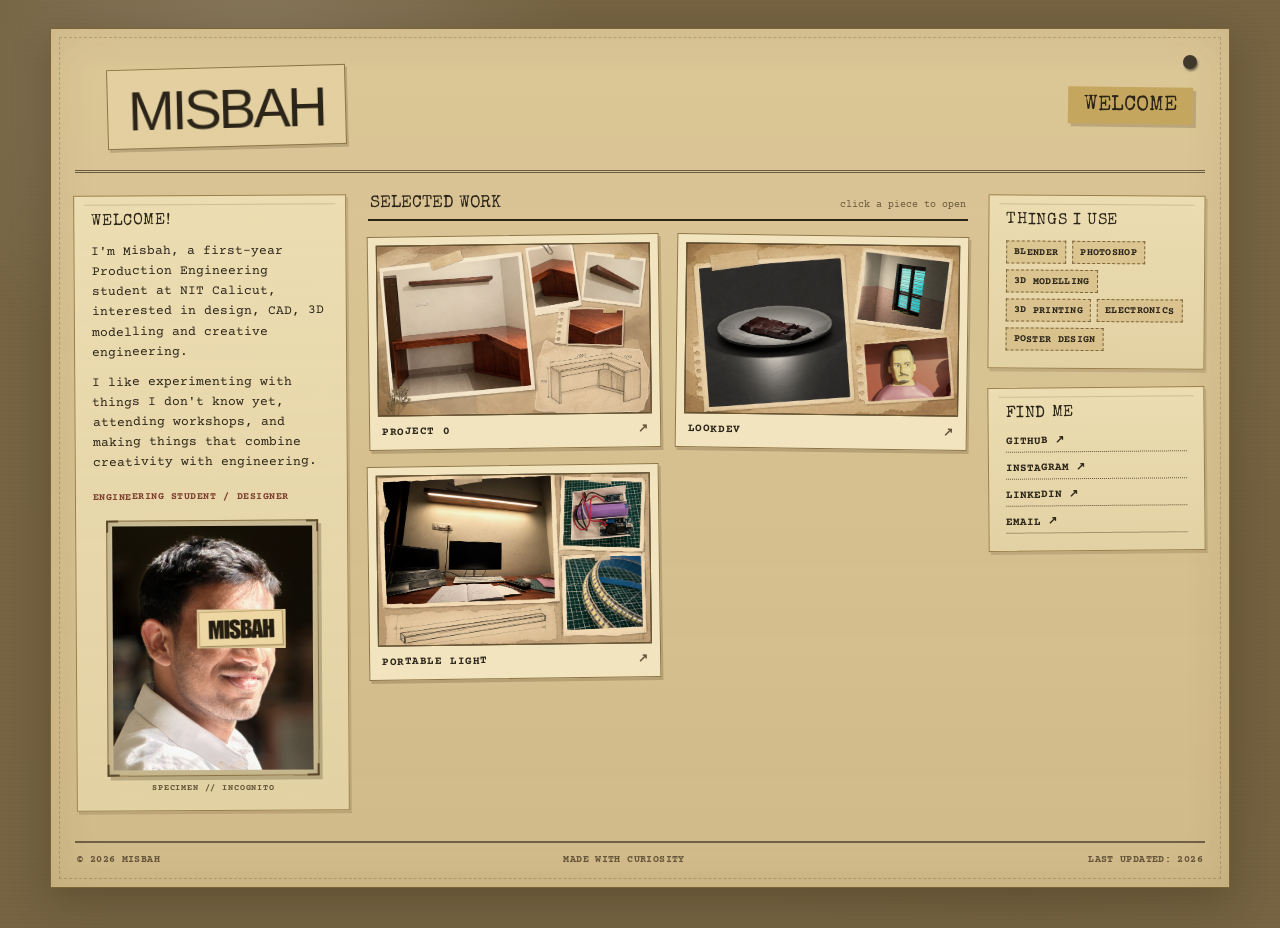
<file: index.html>
<!DOCTYPE html>
<html lang="en">

<head>
  <meta charset="UTF-8" />
  <meta name="viewport" content="width=device-width, initial-scale=1.0" />
  <meta name="description" content="Misbah — Engineering Student / Designer." />
  <title>Misbah — Portfolio</title>
  <link rel="icon" href="data:image/svg+xml,<svg xmlns=%22http://www.w3.org/2000/svg%22 viewBox=%220 0 100 100%22><rect width=%22100%22 height=%22100%22 fill=%22%237e3f2d%22/></svg>">
  <link rel="stylesheet" href="style.css" />
</head>

<body>
  <div class="site-shell">
    <header class="topbar">
      <!-- FLIP CARD: Front = MISBAH name, Back = Eye image -->
      <div class="nameplate-flip" id="nameplateFlip" tabindex="0" role="button" aria-label="Click to reveal eye">
        <div class="nameplate-inner">
          <div class="nameplate-front">MISBAH</div>
          <div class="nameplate-back">
            <img src="media/eyes2.png" alt="Misbah — Eye" class="nameplate-eye-img" />
          </div>
        </div>
      </div>
      <div class="tagline">WELCOME</div>
      <div class="pin" aria-hidden="true"></div>
    </header>

    <main class="content">
      <section class="intro panel">
        <div class="section-label">WELCOME!</div>
        <p>
          I'm Misbah, a first-year Production Engineering student at
          NIT Calicut, interested in design, CAD, 3D modelling
          and creative engineering.
        </p>
        <p>
          I like experimenting with things I don't know yet, attending
          workshops, and making things that combine creativity with engineering.
        </p>

        <div class="identity">
          <span>ENGINEERING STUDENT</span>
          <span>/</span>
          <span>DESIGNER</span>
        </div>

        <!-- PORTRAIT SPECIMEN — swaps with eyes when MISBAH is clicked -->
        <div class="portrait-specimen" id="portraitSpecimen">
          <div class="portrait-frame">
            <div class="portrait-corner ptl" aria-hidden="true"></div>
            <div class="portrait-corner ptr" aria-hidden="true"></div>
            <div class="portrait-corner pbl" aria-hidden="true"></div>
            <div class="portrait-corner pbr" aria-hidden="true"></div>
            <img src="media/NOEYES.png" id="portraitImg" alt="Misbah — Portrait" class="portrait-img" />
          </div>
          <div class="portrait-caption">SPECIMEN // <span id="portraitLabel">INCOGNITO</span></div>
        </div>
      </section>

      <section class="work-section">
        <div class="section-heading">
          <span>SELECTED WORK</span>
          <small>click a piece to open</small>
        </div>

        <!--
          PROJECT SYSTEM:
          To add a project, copy one .project-card block and change:
          data-title, data-description, data-tools, data-link, data-image.

          Example with image:
          <article class="project-card"
            data-title="My Project"
            data-description="A short description."
            data-tools="Blender, CAD"
            data-link="https://example.com"
            data-image="media/Project0/TbProject1.png">
            <div class="project-thumb">
              <img src="media/Project0/TbProject1.png" alt="My Project" class="thumb-img" />
              <div class="thumb-overlay">
                <div class="thumb-corner tl" aria-hidden="true"></div>
                <div class="thumb-corner tr" aria-hidden="true"></div>
                <div class="thumb-corner bl" aria-hidden="true"></div>
                <div class="thumb-corner br" aria-hidden="true"></div>
                <div class="thumb-badge">
                  <span class="thumb-badge-icon">✦</span>
                  <span class="thumb-badge-text">VIEW PIECE</span>
                </div>
              </div>
            </div>
            <div class="project-name">MY PROJECT</div>
          </article>
        -->

        <div class="projects-grid" id="projectsGrid">

          <!-- PROJECT 0 -->
          <article class="project-card" data-title="PROJECT 0"
            data-description="First ever project of mine designing a desk for my room."
            data-tools="Blender / CAD / Wood" data-link="project.html?id=project-0"
            data-image="media/Project0/TbProject1.png">
            <div class="project-thumb">
              <img src="media/Project0/TbProject1.png" alt="PROJECT 0 — Dream Desk" class="thumb-img" />
              <div class="thumb-overlay">
                <div class="thumb-corner tl" aria-hidden="true"></div>
                <div class="thumb-corner tr" aria-hidden="true"></div>
                <div class="thumb-corner bl" aria-hidden="true"></div>
                <div class="thumb-corner br" aria-hidden="true"></div>
                <div class="thumb-grain" aria-hidden="true"></div>
                <div class="thumb-badge">
                  <span class="thumb-badge-icon">✦</span>
                  <span class="thumb-badge-text">VIEW ↗</span>
                </div>
                <div class="thumb-tag">BLENDER / CAD</div>
              </div>
            </div>
            <div class="project-name">PROJECT 0</div>
          </article>

          <!-- Add more project cards below this line -->

          <article class="project-card" data-title="LOOKDEV"
            data-description="A collection of my Blender works and experiments done before college."
            data-tools="Blender / LookDev" data-link="lookdev.html" data-image="media/LookDev/ArcaneInspired.mp4">
            <div class="project-thumb">
              <img src="media/LookDev/thumbnal.png" alt="LOOKDEV" class="thumb-img" />
              <div class="thumb-overlay">
                <div class="thumb-corner tl" aria-hidden="true"></div>
                <div class="thumb-corner tr" aria-hidden="true"></div>
                <div class="thumb-corner bl" aria-hidden="true"></div>
                <div class="thumb-corner br" aria-hidden="true"></div>
                <div class="thumb-grain" aria-hidden="true"></div>
                <div class="thumb-badge">
                  <span class="thumb-badge-icon">✦</span>
                  <span class="thumb-badge-text">VIEW ↗</span>
                </div>
                <div class="thumb-tag">BLENDER / LOOKDEV</div>
              </div>
            </div>
            <div class="project-name">LOOKDEV</div>
          </article>

          <!-- PROJECT 1: PORTABLE RECHARGEABLE LIGHT -->
          <article class="project-card" data-title="PORTABLE RECHARGEABLE LIGHT"
            data-description="150 cm portable rechargeable LED light with custom 3D-printed enclosure, Li-ion power system, and magnetic mounting."
            data-tools="3D Printing / Electronics / CAD" data-link="project.html?id=project-1"
            data-image="media/Led/led_thumb.png">
            <div class="project-thumb">
              <img src="media/Led/led_thumb.png" alt="PROJECT 1 — Portable Rechargeable Light" class="thumb-img" />
              <div class="thumb-overlay">
                <div class="thumb-corner tl" aria-hidden="true"></div>
                <div class="thumb-corner tr" aria-hidden="true"></div>
                <div class="thumb-corner bl" aria-hidden="true"></div>
                <div class="thumb-corner br" aria-hidden="true"></div>
                <div class="thumb-grain" aria-hidden="true"></div>
                <div class="thumb-badge">
                  <span class="thumb-badge-icon">✦</span>
                  <span class="thumb-badge-text">VIEW ↗</span>
                </div>
                <div class="thumb-tag">3D PRINT / ELECTRONICS</div>
              </div>
            </div>
            <div class="project-name">PORTABLE LIGHT</div>
          </article>

        </div>
      </section>

      <aside class="side-stack">
        <section class="skills panel">
          <div class="section-label">THINGS I USE</div>
          <div class="skill-list" id="skillList">
            <span>BLENDER</span>
            <span>PHOTOSHOP</span>
            <span>3D MODELLING</span>
            <span>3D PRINTING</span>
            <span>ELECTRONICS</span>
            <span>POSTER DESIGN</span>
          </div>
        </section>

        <section class="contact panel">
          <div class="section-label">FIND ME</div>
          <div class="links">
            <a href="#" data-link="github">GITHUB ↗</a>
            <a href="#" data-link="instagram">INSTAGRAM ↗</a>
            <a href="#" data-link="linkedin">LINKEDIN ↗</a>
            <a href="#" data-link="email">EMAIL ↗</a>
          </div>
        </section>
      </aside>
    </main>

    <footer>
      <span>© 2026 MISBAH</span>
      <span>MADE WITH CURIOSITY</span>
      <span>LAST UPDATED: 2026</span>
    </footer>
  </div>

  <div class="modal" id="projectModal" aria-hidden="true">
    <div class="modal-backdrop" data-close></div>
    <div class="modal-window">
      <button class="modal-close" data-close aria-label="Close">×</button>
      <div class="modal-image" id="modalImage"></div>
      <div class="modal-copy">
        <div class="section-label" id="modalTitle">PROJECT</div>
        <p id="modalDescription"></p>
        <div class="modal-tools" id="modalTools"></div>
        <a class="modal-link" id="modalLink" href="#" target="_blank" rel="noopener">VIEW PROJECT ↗</a>
      </div>
    </div>
  </div>

  <script src="script.js"></script>
</body>

</html>
</file>
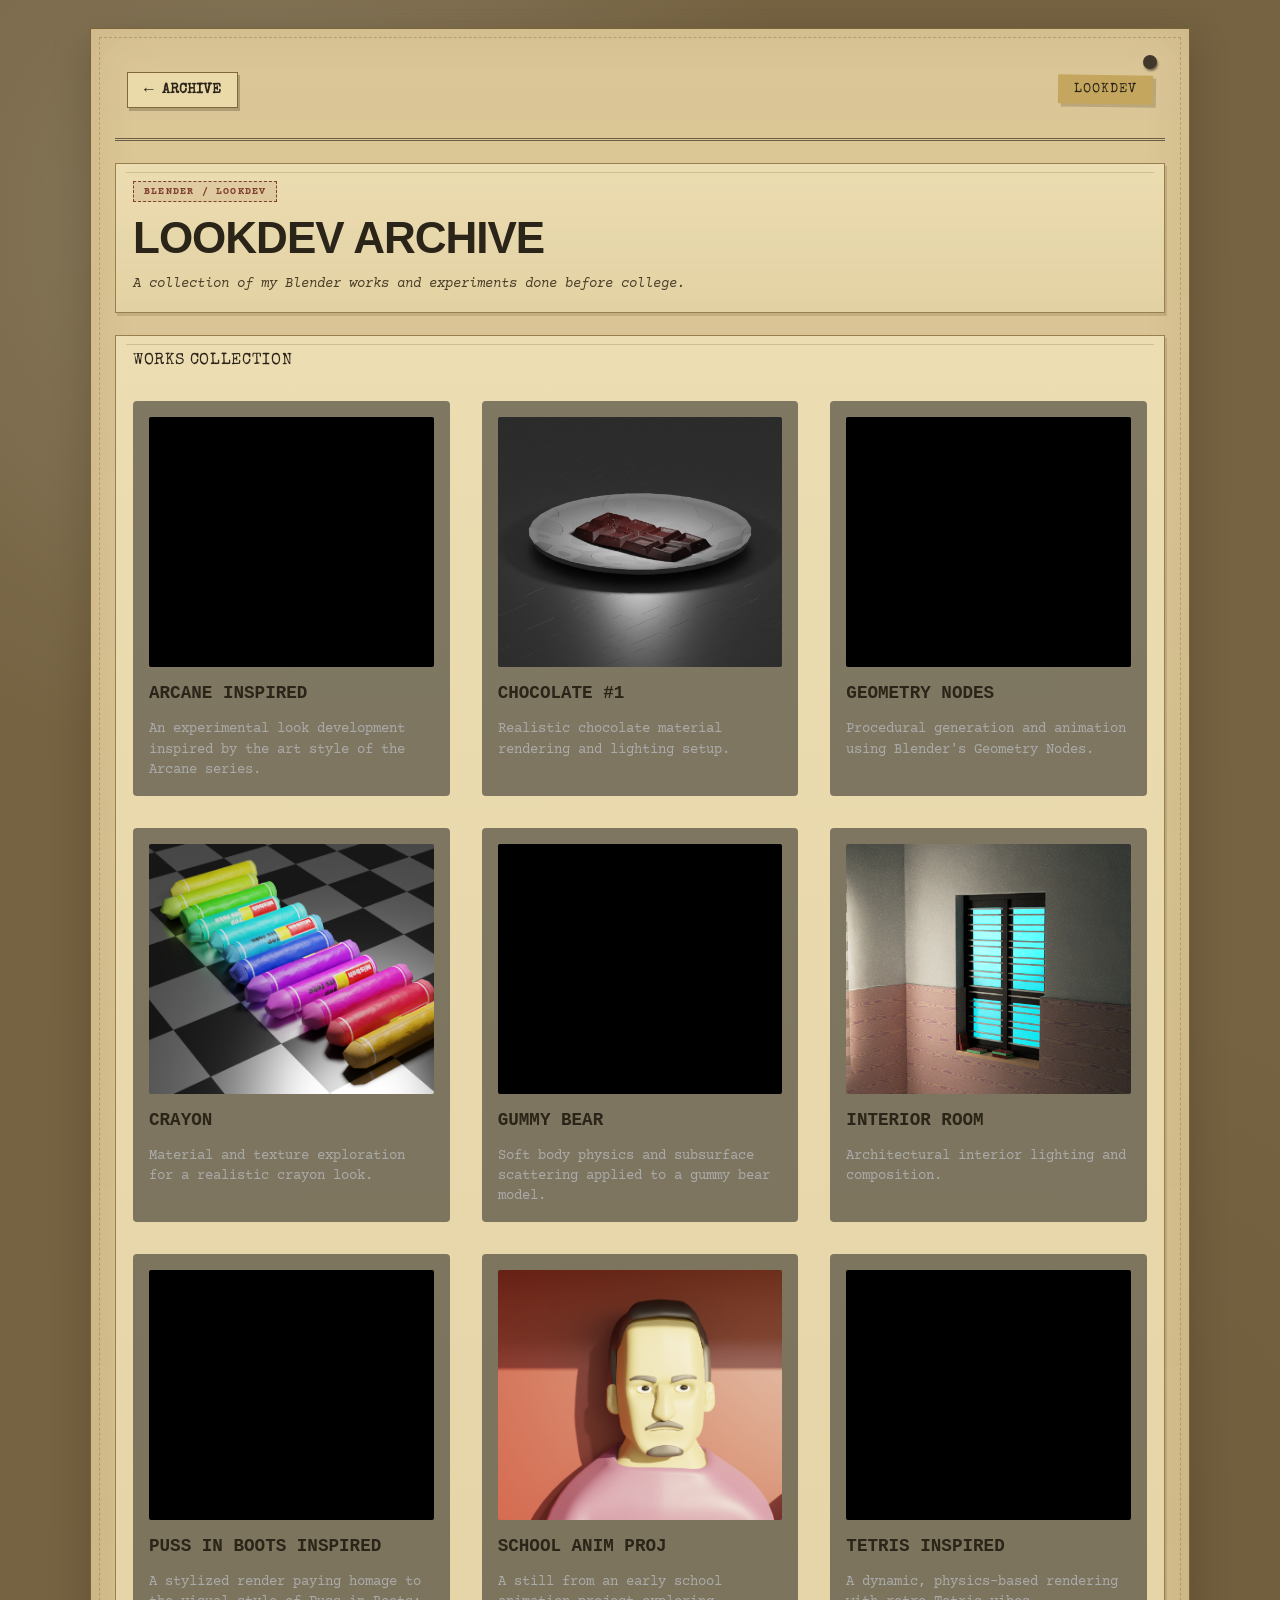
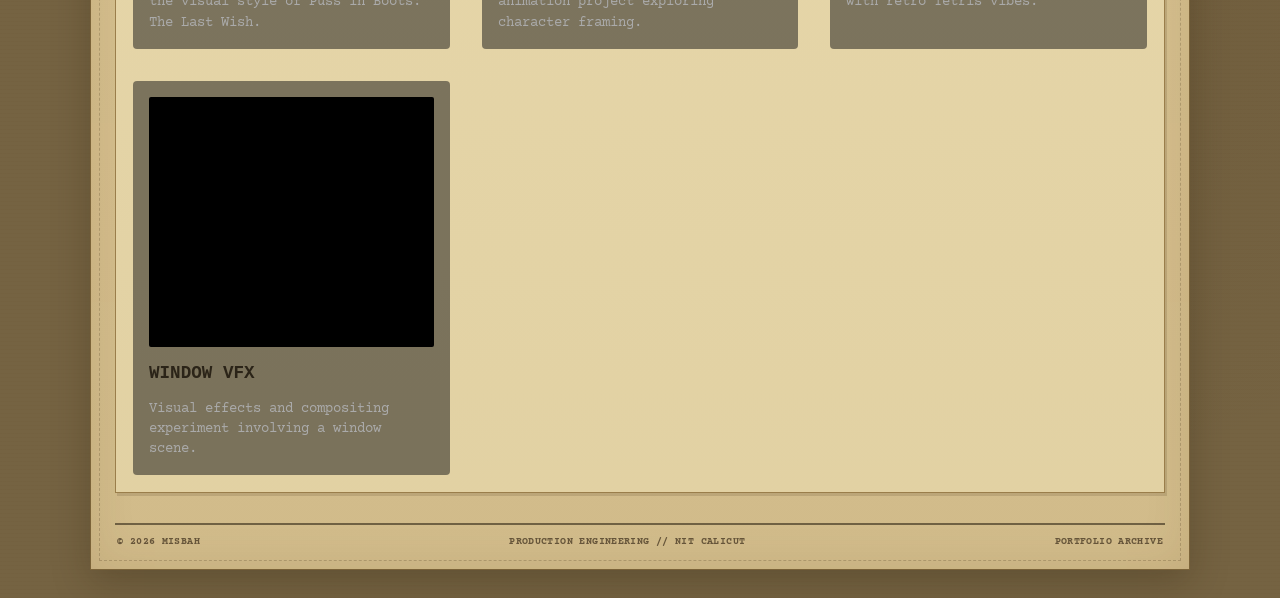
<file: lookdev.html>
<!DOCTYPE html>
<html lang="en">

<head>
  <meta charset="UTF-8" />
  <meta name="viewport" content="width=device-width, initial-scale=1.0" />
  <meta name="description" content="LookDev — Blender Works Before College." />
  <title>LookDev — Misbah Portfolio</title>
  <link rel="icon" href="data:image/svg+xml,<svg xmlns=%22http://www.w3.org/2000/svg%22 viewBox=%220 0 100 100%22><rect width=%22100%22 height=%22100%22 fill=%22%237e3f2d%22/></svg>">
  <link rel="stylesheet" href="style.css" />
  <style>
    .lookdev-grid {
      display: grid;
      grid-template-columns: repeat(auto-fill, minmax(300px, 1fr));
      gap: 2rem;
      margin-top: 2rem;
    }

    .lookdev-item {
      background: rgba(20, 20, 20, 0.5);
      border: 1px solid var(--border-color);
      border-radius: 4px;
      padding: 1rem;
      display: flex;
      flex-direction: column;
      gap: 1rem;
    }

    .lookdev-media {
      width: 100%;
      height: 250px;
      object-fit: cover;
      border-radius: 2px;
      background: #000;
    }

    .lookdev-title {
      font-family: 'Space Mono', monospace;
      font-size: 1.1rem;
      font-weight: bold;
      color: var(--accent-color);
      text-transform: uppercase;
    }

    .lookdev-desc {
      font-size: 0.9rem;
      color: #aaa;
      line-height: 1.4;
    }
  </style>
</head>

<body>
  <div class="site-shell project-shell">
    <header class="topbar project-topbar">
      <a href="index.html" class="back-link">
        <span class="back-arrow">←</span>
        <span>ARCHIVE</span>
      </a>
      <div class="tagline project-tagline">LOOKDEV</div>
      <div class="pin" aria-hidden="true"></div>
    </header>

    <main class="project-content">
      <section class="panel project-header-panel">
        <div class="proj-category-badge">BLENDER / LOOKDEV</div>
        <h1 class="project-main-title">LOOKDEV ARCHIVE</h1>
        <div class="project-subtitle">A collection of my Blender works and experiments done before college.</div>
      </section>

      <section class="panel">
        <div class="section-label">WORKS COLLECTION</div>
        
        <div class="lookdev-grid">
          
          <!-- Item 1 -->
          <div class="lookdev-item">
            <video class="lookdev-media" src="media/LookDev/ArcaneInspired.mp4" autoplay loop muted playsinline></video>
            <div class="lookdev-title">Arcane Inspired</div>
            <div class="lookdev-desc">An experimental look development inspired by the art style of the Arcane series.</div>
          </div>

          <!-- Item 2 -->
          <div class="lookdev-item">
            <img class="lookdev-media" src="media/LookDev/Chocolate%231.png" alt="Chocolate #1" />
            <div class="lookdev-title">Chocolate #1</div>
            <div class="lookdev-desc">Realistic chocolate material rendering and lighting setup.</div>
          </div>

          <!-- Item 3 -->
          <div class="lookdev-item">
            <video class="lookdev-media" src="media/LookDev/Geo%20nodes.mp4" autoplay loop muted playsinline></video>
            <div class="lookdev-title">Geometry Nodes</div>
            <div class="lookdev-desc">Procedural generation and animation using Blender's Geometry Nodes.</div>
          </div>

          <!-- Item 4 -->
          <div class="lookdev-item">
            <img class="lookdev-media" src="media/LookDev/cryon.png" alt="Crayon" />
            <div class="lookdev-title">Crayon</div>
            <div class="lookdev-desc">Material and texture exploration for a realistic crayon look.</div>
          </div>

          <!-- Item 5 -->
          <div class="lookdev-item">
            <video class="lookdev-media" src="media/LookDev/gummy%20bear.mp4" autoplay loop muted playsinline></video>
            <div class="lookdev-title">Gummy Bear</div>
            <div class="lookdev-desc">Soft body physics and subsurface scattering applied to a gummy bear model.</div>
          </div>

          <!-- Item 6 -->
          <div class="lookdev-item">
            <img class="lookdev-media" src="media/LookDev/interior.png" alt="Interior" />
            <div class="lookdev-title">Interior Room</div>
            <div class="lookdev-desc">Architectural interior lighting and composition.</div>
          </div>

          <!-- Item 7 -->
          <div class="lookdev-item">
            <video class="lookdev-media" src="media/LookDev/puss%20in%20boots%20inspired.mp4" autoplay loop muted playsinline></video>
            <div class="lookdev-title">Puss in Boots Inspired</div>
            <div class="lookdev-desc">A stylized render paying homage to the visual style of Puss in Boots: The Last Wish.</div>
          </div>

          <!-- Item 8 -->
          <div class="lookdev-item">
            <img class="lookdev-media" src="media/LookDev/schoolAnimProj.png" alt="School Animation Project" />
            <div class="lookdev-title">School Anim Proj</div>
            <div class="lookdev-desc">A still from an early school animation project exploring character framing.</div>
          </div>

          <!-- Item 9 -->
          <div class="lookdev-item">
            <video class="lookdev-media" src="media/LookDev/tetrisInspired.mp4" autoplay loop muted playsinline></video>
            <div class="lookdev-title">Tetris Inspired</div>
            <div class="lookdev-desc">A dynamic, physics-based rendering with retro Tetris vibes.</div>
          </div>

          <!-- Item 10 -->
          <div class="lookdev-item">
            <video class="lookdev-media" src="media/LookDev/window%20vfx.mp4" autoplay loop muted playsinline></video>
            <div class="lookdev-title">Window VFX</div>
            <div class="lookdev-desc">Visual effects and compositing experiment involving a window scene.</div>
          </div>

        </div>
      </section>

    </main>

    <footer>
      <span>© 2026 MISBAH</span>
      <span>PRODUCTION ENGINEERING // NIT CALICUT</span>
      <span>PORTFOLIO ARCHIVE</span>
    </footer>
  </div>
</body>

</html>
</file>
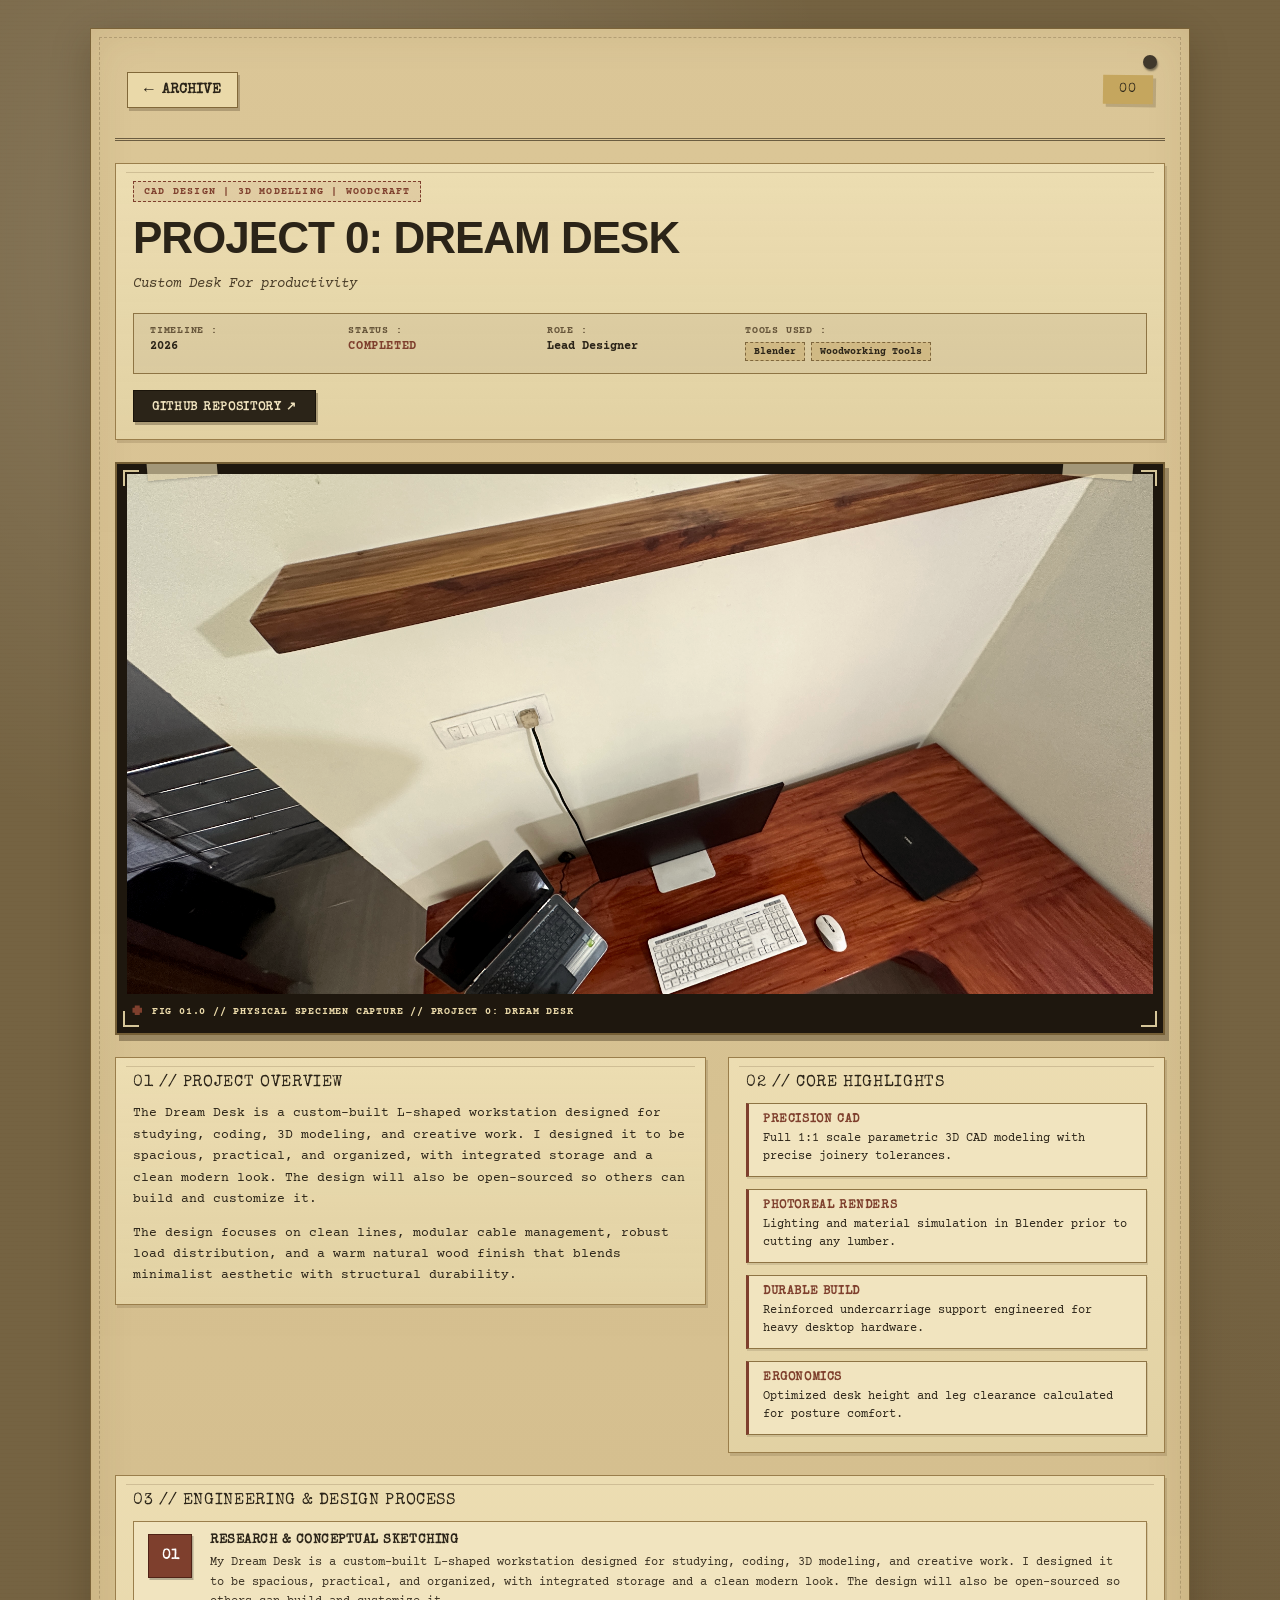
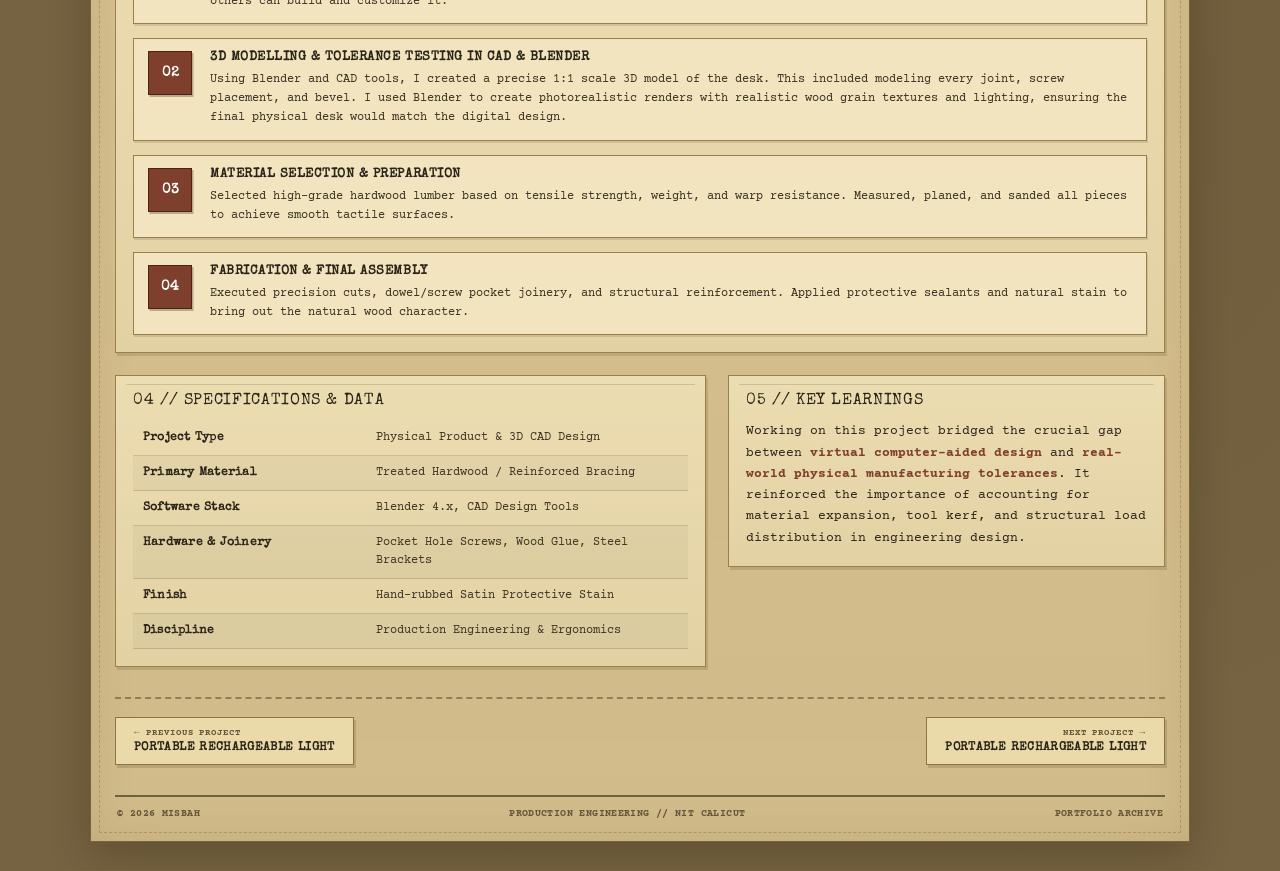
<file: project.html>
<!DOCTYPE html>
<html lang="en">

<head>
  <meta charset="UTF-8" />
  <meta name="viewport" content="width=device-width, initial-scale=1.0" />
  <meta name="description" content="Project Case Study & Engineering Details — Misbah." />
  <title>Project Details — Misbah Portfolio</title>
  <link rel="icon" href="data:image/svg+xml,<svg xmlns=%22http://www.w3.org/2000/svg%22 viewBox=%220 0 100 100%22><rect width=%22100%22 height=%22100%22 fill=%22%237e3f2d%22/></svg>">
  <link rel="stylesheet" href="style.css" />
</head>

<body>
  <div class="site-shell project-shell">
    <!-- TOPBAR WITH RETURN NAVIGATION -->
    <header class="topbar project-topbar">
      <a href="index.html" class="back-link" id="backToPortfolio">
        <span class="back-arrow">←</span>
        <span>ARCHIVE</span>
      </a>
      <div class="tagline project-tagline" id="projNumber">№ 00</div>
      <div class="pin" aria-hidden="true"></div>
    </header>

    <main class="project-content">
      <!-- PROJECT HEADER & SPEC SHEET SUMMARY -->
      <section class="panel project-header-panel">
        <div class="proj-category-badge" id="projCategory">CAD DESIGN / 3D MODELLING</div>
        <h1 class="project-main-title" id="projTitle">PROJECT 0: DREAM DESK</h1>
        <div class="project-subtitle" id="projSubtitle">Custom Ergonomic Workspace Design & Physical Fabrication</div>

        <div class="proj-meta-bar">
          <div class="meta-item">
            <span class="meta-title">TIMELINE : </span>
            <span class="meta-value" id="projTimeline">2026</span>
          </div>
          <div class="meta-item">
            <span class="meta-title">STATUS : </span>
            <span class="meta-value status-badge" id="projStatus">COMPLETED</span>
          </div>
          <div class="meta-item">
            <span class="meta-title">ROLE : </span>
            <span class="meta-value" id="projRole">Lead Designer</span>
          </div>
          <div class="meta-item meta-tools-item">
            <span class="meta-title">TOOLS USED : </span>
            <div class="proj-tools-pills" id="projTools">
              <span class="proj-tool-pill">Blender</span>
              <span class="proj-tool-pill">CAD</span>
            </div>
          </div>
        </div>

        <div class="proj-action-bar">
          <a href="#" class="proj-external-btn" id="projExternalLink" target="_blank" rel="noopener">
            GITHUB REPOSITORY ↗
          </a>
        </div>
      </section>

      <!-- HERO SPECIMEN MEDIA -->
      <section class="project-media-section" id="projHeroMedia">
        <!-- Rendered by project.js -->
      </section>

      <!-- OVERVIEW & HIGHLIGHTS -->
      <div class="project-two-col">
        <section class="panel project-overview-panel">
          <div class="section-label">01 // PROJECT OVERVIEW</div>
          <div class="project-text-body" id="projOverview">
            <!-- Rendered by project.js -->
          </div>
        </section>

        <section class="panel project-highlights-panel">
          <div class="section-label">02 // CORE HIGHLIGHTS</div>
          <div class="highlights-grid" id="projHighlights">
            <!-- Rendered by project.js -->
          </div>
        </section>
      </div>

      <!-- STEP-BY-STEP PROCESS BREAKDOWN -->
      <section class="panel project-process-panel">
        <div class="section-label">03 // ENGINEERING & DESIGN PROCESS</div>
        <div class="process-steps-list" id="projProcess">
          <!-- Rendered by project.js -->
        </div>
      </section>

      <!-- HARDWARE SPECIMENS & COMPONENT ARCHITECTURE GALLERY -->
      <section class="panel project-gallery-panel" id="projGalleryPanel" style="display: none;">
        <div class="section-label" id="projGalleryLabel">04 // HARDWARE SPECIMENS & COMPONENT BREAKDOWN</div>
        <div class="project-gallery-grid" id="projGalleryGrid">
          <!-- Rendered by project.js -->
        </div>
      </section>

      <!-- TECHNICAL SPECIFICATIONS & LEARNINGS -->
      <div class="project-two-col">
        <section class="panel project-specs-panel">
          <div class="section-label" id="projSpecsLabel">04 // SPECIFICATIONS & DATA</div>
          <table class="specs-table">
            <tbody id="projSpecsTable">
              <!-- Rendered by project.js -->
            </tbody>
          </table>
        </section>

        <section class="panel project-learnings-panel">
          <div class="section-label" id="projLearningsLabel">05 // KEY LEARNINGS</div>
          <div class="project-text-body learnings-body" id="projLearnings">
            <!-- Rendered by project.js -->
          </div>
        </section>
      </div>

      <!-- PROJECT BOTTOM NAVIGATION -->
      <nav class="project-nav-bar" id="projNavBar">
        <a href="#" class="project-nav-btn prev" id="prevProjectLink">
          <span class="nav-dir">← PREVIOUS PROJECT</span>
          <span class="nav-proj-title">...</span>
        </a>
        <a href="#" class="project-nav-btn next" id="nextProjectLink">
          <span class="nav-dir">NEXT PROJECT →</span>
          <span class="nav-proj-title">...</span>
        </a>
      </nav>
    </main>

    <footer>
      <span>© 2026 MISBAH</span>
      <span>PRODUCTION ENGINEERING // NIT CALICUT</span>
      <span>PORTFOLIO ARCHIVE</span>
    </footer>
  </div>

  <script src="project.js"></script>
</body>

</html>
</file>
<file: style.css>
@import url('https://fonts.googleapis.com/css2?family=Courier+Prime:ital,wght@0,400;0,700;1,400&family=Special+Elite&display=swap');

:root {
  --paper: #d8c18e;
  --paper-light: #ead9a9;
  --paper-dark: #b89b60;
  --paper-card: #f1e4bf;
  --ink: #2b2418;
  --muted: #66553a;
  --red: #7e3f2d;
  --red-hover: #9c4f39;
  --shadow: rgba(46, 32, 12, .28);
  --shadow-deep: rgba(35, 24, 9, .4);
}

* {
  box-sizing: border-box;
}

html {
  scroll-behavior: smooth;
}

body {
  margin: 0;
  color: var(--ink);
  background:
    radial-gradient(circle at 20% 10%, rgba(255, 255, 255, .15), transparent 25%),
    radial-gradient(circle at 80% 70%, rgba(73, 48, 20, .12), transparent 30%),
    repeating-linear-gradient(0deg, rgba(80, 55, 20, .035) 0 1px, transparent 1px 4px),
    #756342;
  font-family: "Courier Prime", "Courier New", monospace;
  min-height: 100vh;
}

body::before {
  content: "";
  position: fixed;
  inset: 0;
  pointer-events: none;
  opacity: .22;
  background-image:
    repeating-linear-gradient(90deg, transparent 0 6px, rgba(0, 0, 0, .025) 7px),
    repeating-linear-gradient(0deg, transparent 0 7px, rgba(255, 255, 255, .025) 8px);
  mix-blend-mode: multiply;
  z-index: 1;
}

.site-shell {
  width: min(1180px, calc(100% - 30px));
  margin: 28px auto;
  padding: 20px 24px 18px;
  background:
    linear-gradient(rgba(255, 255, 255, .08), rgba(0, 0, 0, .03)),
    var(--paper);
  border: 1px solid #7b6338;
  box-shadow:
    0 12px 35px var(--shadow),
    inset 0 0 45px rgba(87, 56, 16, .12);
  position: relative;
  z-index: 2;
}

.site-shell::after {
  content: "";
  position: absolute;
  inset: 8px;
  border: 1px dashed rgba(64, 46, 21, .22);
  pointer-events: none;
}

/* ==========================================================================
   TOPBAR
   ========================================================================== */

.topbar {
  min-height: 92px;
  display: flex;
  align-items: center;
  gap: 22px;
  padding: 10px 12px 18px;
  border-bottom: 3px double rgba(48, 37, 20, .65);
  position: relative;
}

/* ==========================================================================
   NAMEPLATE FLIP CARD
   ========================================================================== */

/* Outer flip wrapper — sets the 3D perspective */
.nameplate-flip {
  flex-shrink: 0;
  perspective: 700px;
  cursor: pointer;
  user-select: none;
}

/* The card that rotates */
.nameplate-inner {
  position: relative;
  transform-style: preserve-3d;
  transition: transform .65s cubic-bezier(.45, .05, .55, .95);
  /* Match nameplate sizing */
  padding: 8px 20px 5px;
  width: max-content;
}

/* Flipped state — triggered by JS class */
.nameplate-flip.is-flipped .nameplate-inner {
  transform: rotateY(180deg);
}

/* FRONT face — the MISBAH text */
.nameplate-front {
  backface-visibility: hidden;
  -webkit-backface-visibility: hidden;
  font-family: Impact, Haettenschweiler, 'Arial Narrow Bold', sans-serif;
  font-size: clamp(34px, 5vw, 56px);
  letter-spacing: -3px;
  transform: rotate(-1.5deg);
  background: rgba(232, 214, 166, .58);
  border: 1px solid #8e7444;
  box-shadow: 2px 3px 0 rgba(63, 45, 21, .2);
  padding: 8px 20px 5px;
  display: flex;
  align-items: center;
  justify-content: center;
  min-height: 60px;
}

/* BACK face — the eye photo */
.nameplate-back {
  position: absolute;
  inset: 0;
  backface-visibility: hidden;
  -webkit-backface-visibility: hidden;
  transform: rotateY(180deg);
  background: #1c160e;
  border: 2px solid #8e7444;
  box-shadow: 2px 3px 0 rgba(63, 45, 21, .3);
  overflow: hidden;
  display: flex;
  align-items: center;
  justify-content: center;
}

.nameplate-eye-img {
  width: 100%;
  height: 100%;
  object-fit: cover;
  display: block;
  filter: sepia(.15) contrast(1.1) brightness(1.02) saturate(.9);
}

/* Subtle hint: a tiny pulse on the front to suggest it's clickable */
@keyframes nameplateHint {

  0%,
  90%,
  100% {
    box-shadow: 2px 3px 0 rgba(63, 45, 21, .2);
  }

  95% {
    box-shadow: 2px 3px 0 rgba(126, 63, 45, .5), 0 0 14px rgba(126, 63, 45, .25);
  }
}

.nameplate-front {
  animation: nameplateHint 4s 2s infinite ease-in-out;
}

/* Stop the hint pulse after first flip */
.nameplate-flip.is-flipped .nameplate-front {
  animation: none;
}

/* ==========================================================================
   END NAMEPLATE FLIP
   ========================================================================== */

.tagline {
  margin-left: auto;
  padding: 8px 16px;
  font-weight: 200;
  font-size: clamp(14px, 2vw, 21px);
  font-family: "Special Elite", "Courier New", monospace;
  background: #c5a65e;
  transform: rotate(.8deg);
  box-shadow: 3px 3px 0 rgba(57, 40, 18, .2);
  user-select: none;
}

.pin {
  width: 14px;
  height: 14px;
  border-radius: 50%;
  background: #40382b;
  box-shadow: 1px 2px 2px rgba(0, 0, 0, .45);
  position: absolute;
  right: 8px;
  top: 6px;
}


/* ==========================================================================
   MAIN CONTENT GRID
   ========================================================================== */

.content {
  display: grid;
  grid-template-columns: minmax(240px, .82fr) minmax(420px, 1.8fr) minmax(180px, .65fr);
  gap: 20px;
  padding: 22px 0 16px;
}

.panel {
  background:
    linear-gradient(rgba(255, 255, 255, .10), rgba(0, 0, 0, .035)),
    var(--paper-light);
  border: 1px solid #9a7e4b;
  box-shadow: 2px 3px 0 rgba(64, 44, 17, .15);
  padding: 17px;
  position: relative;
}

.panel::before {
  content: "";
  position: absolute;
  left: 10px;
  right: 10px;
  top: 8px;
  border-top: 1px solid rgba(72, 51, 22, .18);
}

.section-label {
  font-family: "Special Elite", "Courier New", monospace;
  font-size: 16px;
  letter-spacing: .04em;
  margin-bottom: 12px;
  text-transform: uppercase;
}

.intro {
  align-self: start;
  transform: rotate(-.35deg);
}

.intro p {
  font-size: 13px;
  line-height: 1.55;
  margin: 0 0 10px;
}

.intro p:last-of-type {
  margin-bottom: 0;
}

.identity {
  display: flex;
  flex-wrap: wrap;
  gap: 7px;
  margin-top: 18px;
  font-size: 10px;
  font-weight: 700;
  color: var(--red);
  letter-spacing: .05em;
}

/* ==========================================================================
   PORTRAIT SPECIMEN — NOEYES / YESEYES SWAP
   ========================================================================== */

.portrait-specimen {
  margin-top: 18px;
  display: flex;
  flex-direction: column;
  align-items: center;
  gap: 7px;
}

.portrait-frame {
  position: relative;
  display: inline-block;
  padding: 5px;
  background: rgba(30, 22, 10, .1);
  border: 1px solid #8b7244;
  box-shadow:
    3px 4px 0 rgba(59, 42, 17, .25),
    inset 0 0 16px rgba(0, 0, 0, .12);
}

/* Portrait image fills the frame */
.portrait-img {
  display: block;
  width: 100%;
  max-width: 200px;
  height: auto;
  object-fit: cover;
  filter: sepia(.18) contrast(1.08) brightness(.97);
  transition: opacity .18s ease, filter .3s ease;
}

/* Mid-swap fade class applied by JS */
.portrait-img.portrait-swapping {
  opacity: 0;
}

/* Vintage photo mounting corner brackets */
.portrait-corner {
  position: absolute;
  width: 12px;
  height: 12px;
  border: 2px solid rgba(64, 46, 21, .72);
  z-index: 2;
  pointer-events: none;
}

.portrait-corner.ptl {
  top: -1px;
  left: -1px;
  border-right: 0;
  border-bottom: 0;
}

.portrait-corner.ptr {
  top: -1px;
  right: -1px;
  border-left: 0;
  border-bottom: 0;
}

.portrait-corner.pbl {
  bottom: -1px;
  left: -1px;
  border-right: 0;
  border-top: 0;
}

.portrait-corner.pbr {
  bottom: -1px;
  right: -1px;
  border-left: 0;
  border-top: 0;
}



@keyframes hintBob {

  0%,
  100% {
    transform: translateY(0);
    opacity: .9;
  }

  50% {
    transform: translateY(-3px);
    opacity: 1;
  }
}

@keyframes shake {
  0% { transform: translate(1px, 1px) rotate(0deg); }
  10% { transform: translate(-1px, -2px) rotate(-1deg); }
  20% { transform: translate(-2px, 0px) rotate(1deg); }
  30% { transform: translate(2px, 2px) rotate(0deg); }
  40% { transform: translate(1px, -1px) rotate(1deg); }
  50% { transform: translate(-1px, 2px) rotate(-1deg); }
  60% { transform: translate(-2px, 1px) rotate(0deg); }
  70% { transform: translate(2px, 1px) rotate(-1deg); }
  80% { transform: translate(-1px, -1px) rotate(1deg); }
  90% { transform: translate(1px, 2px) rotate(0deg); }
  100% { transform: translate(0, 0) rotate(0deg); }
}

.shake-animation {
  animation: shake 0.4s cubic-bezier(.36,.07,.19,.97) both;
}

/* Specimen caption below the frame */
.portrait-caption {
  font-family: "Courier Prime", monospace;
  font-size: 8.5px;
  font-weight: 700;
  letter-spacing: .1em;
  color: var(--muted);
  text-transform: uppercase;
  user-select: none;
}

/* ==========================================================================
   SELECTED WORK SECTION & THUMBNAIL PICTURE OVERLAYS
   ========================================================================== */

.work-section {
  min-width: 0;
}

.section-heading {
  display: flex;
  justify-content: space-between;
  align-items: baseline;
  border-bottom: 2px solid var(--ink);
  padding: 0 2px 7px;
  margin-bottom: 14px;
  font-family: "Special Elite", "Courier New", monospace;
  font-size: 17px;
}

.section-heading small {
  font-family: "Courier Prime", monospace;
  font-size: 10px;
  color: var(--muted);
}

.projects-grid {
  display: grid;
  grid-template-columns: repeat(2, 1fr);
  gap: 16px;
}

/* Project Card */
.project-card {
  cursor: pointer;
  min-width: 0;
  background: var(--paper-card);
  padding: 8px;
  border: 1px solid #8e7444;
  box-shadow: 2px 3px 0 rgba(59, 42, 19, .2);
  transition: transform .2s ease, box-shadow .2s ease, border-color .2s ease;
  position: relative;
  outline: none;
}

.project-card:nth-child(2n + 1) {
  transform: rotate(-0.75deg);
}

.project-card:nth-child(2n) {
  transform: rotate(0.75deg);
}

.project-card:hover,
.project-card:focus-visible {
  transform: translateY(-5px) rotate(0deg);
  box-shadow: 4px 8px 0 rgba(45, 30, 11, .28);
  border-color: var(--ink);
}

/* Project Thumbnail Container */
.project-thumb {
  aspect-ratio: 16 / 10;
  border: 1px solid #755f36;
  position: relative;
  overflow: hidden;
  background: #2a2218;
  display: block;
}

/* Project Thumbnail Image */
.thumb-img {
  width: 100%;
  height: 100%;
  object-fit: cover;
  display: block;
  filter: sepia(.2) contrast(1.05) brightness(.96) saturate(.9);
  transition: transform .35s cubic-bezier(.25, .8, .25, 1), filter .35s ease;
}

.project-card:hover .thumb-img,
.project-card:focus-visible .thumb-img {
  transform: scale(1.07);
  filter: sepia(0) contrast(1.1) brightness(1.02) saturate(1.05);
}

/* Picture Overlay */
.thumb-overlay {
  position: absolute;
  inset: 0;
  display: flex;
  flex-direction: column;
  justify-content: center;
  align-items: center;
  background: linear-gradient(180deg,
      rgba(25, 18, 10, 0.15) 0%,
      rgba(25, 18, 10, 0.45) 50%,
      rgba(20, 14, 8, 0.82) 100%);
  opacity: 0;
  transition: opacity .25s ease;
  pointer-events: none;
  z-index: 5;
}

.project-card:hover .thumb-overlay,
.project-card:focus-visible .thumb-overlay {
  opacity: 1;
}

/* Corner Photo Mounting Brackets */
.thumb-corner {
  position: absolute;
  width: 14px;
  height: 14px;
  border: 2px solid rgba(234, 217, 169, .9);
  pointer-events: none;
  z-index: 6;
  box-shadow: 0 0 2px rgba(0, 0, 0, .4);
}

.thumb-corner.tl {
  top: 6px;
  left: 6px;
  border-right: 0;
  border-bottom: 0;
}

.thumb-corner.tr {
  top: 6px;
  right: 6px;
  border-left: 0;
  border-bottom: 0;
}

.thumb-corner.bl {
  bottom: 6px;
  left: 6px;
  border-right: 0;
  border-top: 0;
}

.thumb-corner.br {
  bottom: 6px;
  right: 6px;
  border-left: 0;
  border-top: 0;
}

/* Subtle Film Grain Texture on Overlay */
.thumb-grain {
  position: absolute;
  inset: 0;
  pointer-events: none;
  opacity: .35;
  background-image:
    repeating-linear-gradient(0deg, rgba(0, 0, 0, .1) 0 1px, transparent 1px 3px),
    url("data:image/svg+xml,%3Csvg viewBox='0 0 100 100' xmlns='http://www.w3.org/2000/svg'%3E%3Cfilter id='noise'%3E%3CfeTurbulence type='fractalNoise' baseFrequency='0.8' numOctaves='3' stitchTiles='stitch'/%3E%3C/filter%3E%3Crect width='100%25' height='100%25' filter='url(%23noise)' opacity='0.5'/%3E%3C/svg%3E");
  mix-blend-mode: overlay;
}

/* Action Badge on Hover */
.thumb-badge {
  display: inline-flex;
  align-items: center;
  gap: 6px;
  background: var(--paper-light);
  color: var(--ink);
  border: 1.5px solid #634b28;
  padding: 6px 12px;
  font-family: "Special Elite", "Courier New", monospace;
  font-size: 11px;
  font-weight: 700;
  letter-spacing: .06em;
  box-shadow: 2px 3px 0 rgba(0, 0, 0, .4);
  transform: translateY(8px);
  transition: transform .25s cubic-bezier(.2, .8, .3, 1.2), background .15s ease;
  user-select: none;
}

.project-card:hover .thumb-badge,
.project-card:focus-visible .thumb-badge {
  transform: translateY(0);
}

.thumb-badge-icon {
  color: var(--red);
  font-size: 13px;
}

/* Spec Tag / Tool Label on Thumbnail */
.thumb-tag {
  position: absolute;
  bottom: 8px;
  right: 8px;
  background: rgba(126, 63, 45, .88);
  color: #fff;
  font-family: "Courier Prime", monospace;
  font-size: 8.5px;
  font-weight: 700;
  letter-spacing: .08em;
  padding: 2px 6px;
  border: 1px solid rgba(255, 255, 255, .3);
  box-shadow: 1px 1px 0 rgba(0, 0, 0, .4);
  text-transform: uppercase;
  transform: translateY(6px);
  transition: transform .25s ease;
}

.project-card:hover .thumb-tag,
.project-card:focus-visible .thumb-tag {
  transform: translateY(0);
}

/* Placeholder Thumbnail */
.project-thumb.placeholder {
  display: grid;
  place-items: center;
  color: #574626;
  background:
    radial-gradient(circle at 30% 30%, rgba(255, 255, 255, .2), transparent 20%),
    repeating-linear-gradient(45deg, rgba(85, 60, 23, .07) 0 2px, transparent 2px 8px),
    #c6aa6b;
  font-family: "Special Elite", monospace;
  font-size: 15px;
  text-align: center;
}

.project-thumb.placeholder i {
  position: absolute;
  right: 9px;
  bottom: 5px;
  font-style: normal;
  font-size: 18px;
  opacity: .7;
}

/* Project Name Label below Thumbnail */
.project-name {
  padding: 8px 4px 2px;
  font-size: 11px;
  font-weight: 700;
  letter-spacing: .05em;
  text-transform: uppercase;
  color: var(--ink);
  display: flex;
  justify-content: space-between;
  align-items: center;
}

.project-name::after {
  content: "↗";
  font-size: 12px;
  color: var(--muted);
  transition: color .2s ease, transform .2s ease;
}

.project-card:hover .project-name::after,
.project-card:focus-visible .project-name::after {
  color: var(--red);
  transform: translate(2px, -2px);
}

/* ==========================================================================
   SIDE STACK (SKILLS & FIND ME)
   ========================================================================== */

.side-stack {
  display: flex;
  flex-direction: column;
  gap: 18px;
}

.skills {
  transform: rotate(.4deg);
}

.skill-list {
  display: flex;
  flex-wrap: wrap;
  gap: 6px;
}

.skill-list span {
  font-size: 10px;
  padding: 5px 7px;
  border: 1px dashed #7e663d;
  background: rgba(201, 172, 109, .45);
  font-weight: 700;
  letter-spacing: .03em;
}

.contact {
  transform: rotate(-.5deg);
}

.links {
  display: grid;
  gap: 8px;
}

.links a {
  color: var(--ink);
  font-weight: 700;
  font-size: 11px;
  text-decoration: none;
  border-bottom: 1px dotted var(--muted);
  padding-bottom: 4px;
  transition: color .15s ease, border-color .15s ease, padding-left .15s ease;
}

.links a:hover,
.links a:focus-visible {
  color: var(--red);
  border-bottom-color: var(--red);
  padding-left: 3px;
}

/* ==========================================================================
   FOOTER
   ========================================================================== */

footer {
  display: flex;
  justify-content: space-between;
  gap: 15px;
  border-top: 2px solid rgba(48, 37, 20, .6);
  margin-top: 14px;
  padding: 12px 2px 4px;
  font-size: 9.5px;
  color: var(--muted);
  font-weight: 700;
  letter-spacing: .04em;
}

/* ==========================================================================
   PROJECT LIGHTBOX / MODAL PICTURE OVERLAY
   ========================================================================== */

.modal {
  display: none;
  position: fixed;
  inset: 0;
  z-index: 1000;
  align-items: center;
  justify-content: center;
  padding: 18px;
}

.modal.open {
  display: flex;
  animation: modalFadeIn .2s ease-out;
}

@keyframes modalFadeIn {
  from {
    opacity: 0;
  }

  to {
    opacity: 1;
  }
}

.modal-backdrop {
  position: absolute;
  inset: 0;
  background: rgba(28, 20, 11, .78);
  backdrop-filter: blur(4px);
}

.modal-window {
  position: relative;
  z-index: 1;
  width: min(740px, 100%);
  max-height: 90vh;
  overflow-y: auto;
  padding: 18px;
  background: var(--paper-light);
  border: 2px solid #725a31;
  box-shadow: 10px 14px 0 rgba(20, 14, 7, .35);
  transform: rotate(-.3deg);
  animation: modalPop .25s cubic-bezier(.17, .89, .32, 1.25);
}

@keyframes modalPop {
  from {
    transform: scale(.94) rotate(-.3deg);
    opacity: 0;
  }

  to {
    transform: scale(1) rotate(-.3deg);
    opacity: 1;
  }
}

.modal-close {
  position: absolute;
  z-index: 10;
  right: 10px;
  top: 6px;
  border: 0;
  background: transparent;
  color: var(--ink);
  font-size: 32px;
  line-height: 1;
  cursor: pointer;
  padding: 4px 8px;
  transition: color .15s ease, transform .15s ease;
}

.modal-close:hover {
  color: var(--red);
  transform: scale(1.15);
}

.modal-image {
  min-height: 230px;
  margin-bottom: 14px;
  border: 1.5px solid #8b7040;
  background:
    repeating-linear-gradient(45deg, rgba(85, 60, 23, .07) 0 2px, transparent 2px 8px),
    #251e15;
  box-shadow: inset 0 0 20px rgba(0, 0, 0, .4);
  position: relative;
  display: flex;
  align-items: center;
  justify-content: center;
  overflow: hidden;
}

.modal-preview-img {
  width: 100%;
  max-height: 440px;
  display: block;
  object-fit: contain;
  margin: auto;
}

.modal-placeholder {
  height: 230px;
  width: 100%;
}

.modal-copy p {
  font-size: 13px;
  line-height: 1.6;
  margin: 8px 0;
}

.modal-tools {
  margin: 12px 0 16px;
  font-size: 11px;
  color: var(--red);
  font-weight: 700;
  letter-spacing: .05em;
}

.modal-link {
  display: inline-flex;
  align-items: center;
  gap: 6px;
  color: var(--ink);
  background: var(--paper);
  border: 1px solid #7e663d;
  padding: 8px 16px;
  font-weight: 700;
  font-size: 11px;
  text-decoration: none;
  box-shadow: 2px 3px 0 rgba(64, 44, 17, .25);
  transition: background .15s ease, color .15s ease, transform .12s ease, box-shadow .12s ease;
}

.modal-link:hover,
.modal-link:focus-visible {
  background: var(--red);
  color: #fff;
  border-color: #572517;
  transform: translateY(-2px);
  box-shadow: 3px 5px 0 rgba(45, 18, 10, .35);
}

/* ==========================================================================
   RESPONSIVE MEDIA QUERIES
   ========================================================================== */

@media (max-width: 980px) {
  .content {
    grid-template-columns: 1fr 1.7fr;
  }

  .side-stack {
    grid-column: 1 / -1;
    display: grid;
    grid-template-columns: 1fr 1fr;
  }
}

@media (max-width: 700px) {
  .site-shell {
    width: calc(100% - 12px);
    margin: 8px auto;
    padding: 14px 12px;
  }

  .topbar {
    min-height: 80px;
    gap: 12px;
  }

  .nameplate-front {
    font-size: clamp(28px, 7vw, 44px);
    letter-spacing: -2px;
    padding: 6px 14px 4px;
  }

  .tagline {
    font-size: 12px;
    padding: 6px 10px;
  }

  .content {
    grid-template-columns: 1fr;
    gap: 16px;
  }

  .projects-grid {
    grid-template-columns: 1fr;
    gap: 14px;
  }

  .side-stack {
    grid-column: auto;
    grid-template-columns: 1fr;
  }

  footer {
    flex-direction: column;
    gap: 6px;
  }
}

@media (max-width: 420px) {
  .nameplate-front {
    font-size: 28px;
    letter-spacing: -2px;
    padding: 5px 10px 4px;
  }

  .tagline {
    display: none;
  }

  .project-name {
    font-size: 10px;
  }
}

/* ==========================================================================
   PROJECT PAGE STYLES
   ========================================================================== */

.project-shell {
  max-width: 1100px;
}

.project-topbar {
  display: flex;
  align-items: center;
  justify-content: space-between;
}

.back-link {
  display: inline-flex;
  align-items: center;
  gap: 8px;
  font-family: "Special Elite", "Courier New", monospace;
  font-size: 14px;
  font-weight: 700;
  color: var(--ink);
  text-decoration: none;
  background: var(--paper-light);
  border: 1.5px solid #816839;
  padding: 8px 16px;
  box-shadow: 2px 3px 0 rgba(50, 35, 15, .25);
  transition: all .2s ease;
}

.back-link:hover,
.back-link:focus-visible {
  background: var(--red);
  color: #fff;
  border-color: #552417;
  transform: translateX(-3px);
  box-shadow: 3px 5px 0 rgba(35, 15, 8, .35);
}

.back-arrow {
  font-size: 16px;
  transition: transform .2s ease;
}

.back-link:hover .back-arrow {
  transform: translateX(-3px);
}

.project-tagline {
  letter-spacing: .08em;
  font-size: 13px;
}

.project-content {
  display: flex;
  flex-direction: column;
  gap: 22px;
  padding: 22px 0 16px;
}

/* --- Project Header Panel --- */
.project-header-panel {
  display: flex;
  flex-direction: column;
  gap: 12px;
}

.proj-category-badge {
  display: inline-block;
  align-self: flex-start;
  font-family: "Courier Prime", monospace;
  font-size: 10px;
  font-weight: 700;
  letter-spacing: .12em;
  text-transform: uppercase;
  color: var(--red);
  background: rgba(126, 63, 45, 0.1);
  border: 1px dashed var(--red);
  padding: 4px 10px;
}

.project-main-title {
  margin: 0;
  font-family: Impact, Haettenschweiler, 'Arial Narrow Bold', sans-serif;
  font-size: clamp(28px, 4.5vw, 44px);
  letter-spacing: -1px;
  color: var(--ink);
  line-height: 1.1;
  text-transform: uppercase;
}

.project-subtitle {
  font-size: 14px;
  line-height: 1.5;
  color: #4a3d28;
  font-style: italic;
  max-width: 900px;
}

/* --- Meta Bar --- */
.proj-meta-bar {
  display: grid;
  grid-template-columns: repeat(auto-fit, minmax(170px, 1fr));
  gap: 12px;
  background: rgba(43, 36, 24, 0.05);
  border: 1px solid #8e7444;
  padding: 12px 16px;
  margin-top: 6px;
}

.meta-item {
  display: flex;
  flex-direction: column;
  gap: 4px;
}

.meta-title {
  font-size: 9.5px;
  font-weight: 700;
  letter-spacing: .08em;
  color: var(--muted);
  text-transform: uppercase;
}

.meta-value {
  font-size: 12px;
  font-weight: 700;
  color: var(--ink);
}

.status-badge {
  color: var(--red);
  letter-spacing: .05em;
}

.meta-tools-item {
  grid-column: span 2;
}

.proj-tools-pills {
  display: flex;
  flex-wrap: wrap;
  gap: 6px;
  margin-top: 2px;
}

.proj-tool-pill {
  font-size: 10px;
  font-weight: 700;
  background: rgba(201, 172, 109, 0.55);
  border: 1px dashed #7e663d;
  padding: 3px 8px;
  color: var(--ink);
}

/* Action Bar */
.proj-action-bar {
  display: flex;
  gap: 12px;
  margin-top: 4px;
}

.proj-external-btn {
  display: inline-flex;
  align-items: center;
  gap: 8px;
  background: var(--ink);
  color: var(--paper-card);
  text-decoration: none;
  font-family: "Special Elite", "Courier New", monospace;
  font-size: 11.5px;
  font-weight: 700;
  letter-spacing: .06em;
  padding: 8px 18px;
  border: 1px solid #1a140a;
  box-shadow: 2px 3px 0 rgba(40, 28, 12, .3);
  transition: all .2s ease;
}

.proj-external-btn:hover,
.proj-external-btn:focus-visible {
  background: var(--red);
  color: #fff;
  border-color: #552417;
  transform: translateY(-2px);
  box-shadow: 3px 5px 0 rgba(35, 15, 8, .4);
}

/* --- Hero Media Display --- */
.project-media-section {
  width: 100%;
}

.proj-hero-frame {
  position: relative;
  background: #1e170e;
  border: 2px solid #755f36;
  padding: 10px;
  box-shadow: 4px 6px 0 rgba(40, 26, 11, .35);
  overflow: hidden;
}

.proj-hero-img {
  width: 100%;
  max-height: 520px;
  object-fit: cover;
  display: block;
  filter: sepia(.12) contrast(1.06) brightness(.98);
  transition: filter .3s ease;
}

.proj-hero-img:hover {
  filter: sepia(0) contrast(1.08) brightness(1.02);
}

/* Corner brackets & Tape for Hero */
.corner-bracket {
  position: absolute;
  width: 16px;
  height: 16px;
  border: 2px solid rgba(234, 217, 169, .9);
  pointer-events: none;
  z-index: 4;
}

.corner-bracket.tl { top: 6px; left: 6px; border-right: 0; border-bottom: 0; }
.corner-bracket.tr { top: 6px; right: 6px; border-left: 0; border-bottom: 0; }
.corner-bracket.bl { bottom: 6px; left: 6px; border-right: 0; border-top: 0; }
.corner-bracket.br { bottom: 6px; right: 6px; border-left: 0; border-top: 0; }

.tape {
  position: absolute;
  width: 70px;
  height: 20px;
  background: rgba(220, 205, 165, .7);
  box-shadow: 0 1px 3px rgba(0, 0, 0, .25);
  z-index: 5;
  pointer-events: none;
}

.tape-tl {
  top: -6px;
  left: 30px;
  transform: rotate(-5deg);
}

.tape-tr {
  top: -6px;
  right: 30px;
  transform: rotate(5deg);
}

.proj-img-caption {
  display: flex;
  align-items: center;
  gap: 8px;
  padding: 10px 4px 4px;
  font-size: 10px;
  font-weight: 700;
  letter-spacing: .08em;
  color: var(--paper-light);
  font-family: "Courier Prime", monospace;
  text-transform: uppercase;
}

.caption-icon {
  color: var(--red);
  font-size: 12px;
}

/* --- Two Column Layout --- */
.project-two-col {
  display: grid;
  grid-template-columns: 1.15fr 0.85fr;
  gap: 22px;
  align-items: start;
}

/* --- Overview Content --- */
.project-text-body {
  font-size: 13px;
  line-height: 1.65;
  color: var(--ink);
}

.project-text-body p {
  margin: 0 0 12px;
}

.project-text-body p:last-child {
  margin-bottom: 0;
}

.project-text-body em {
  color: var(--red);
  font-style: normal;
  font-weight: 700;
}

/* --- Power Flow Blockquote / Diagram --- */
.power-flow-box {
  background: rgba(43, 36, 24, 0.07);
  border-left: 3px solid var(--red);
  padding: 12px 16px;
  margin: 14px 0;
  font-family: "Courier Prime", monospace;
  font-size: 12px;
}

.power-flow-title {
  font-weight: 700;
  color: var(--red);
  margin-bottom: 6px;
  letter-spacing: .06em;
  text-transform: uppercase;
  font-size: 11px;
}

.power-flow-steps {
  display: flex;
  flex-wrap: wrap;
  align-items: center;
  gap: 6px;
  color: var(--ink);
  font-weight: 700;
}

.power-flow-node {
  background: var(--paper-card);
  border: 1px solid #9a7e4b;
  padding: 3px 8px;
  font-size: 11px;
}

.power-flow-arrow {
  color: var(--red);
  font-weight: 700;
}

/* --- Highlights Grid --- */
.highlights-grid {
  display: grid;
  grid-template-columns: 1fr;
  gap: 12px;
}

.proj-highlight-card {
  background: var(--paper-card);
  border: 1px solid #8e7444;
  border-left: 3px solid var(--red);
  padding: 10px 14px;
  box-shadow: 1px 2px 0 rgba(40, 26, 11, .12);
  transition: transform .18s ease;
}

.proj-highlight-card:hover {
  transform: translateX(4px);
}

.highlight-label {
  font-family: "Special Elite", "Courier New", monospace;
  font-size: 12px;
  font-weight: 700;
  letter-spacing: .05em;
  color: var(--red);
  margin-bottom: 4px;
  text-transform: uppercase;
}

.highlight-desc {
  font-size: 12px;
  line-height: 1.5;
  color: var(--ink);
}

/* --- Process Steps --- */
.process-steps-list {
  display: flex;
  flex-direction: column;
  gap: 14px;
}

.proj-process-step {
  display: grid;
  grid-template-columns: 46px 1fr;
  gap: 16px;
  align-items: start;
  background: var(--paper-card);
  border: 1px solid #9a7e4b;
  padding: 12px 14px;
  box-shadow: 1px 2px 0 rgba(40, 26, 11, .12);
  transition: transform .18s ease;
}

.proj-process-step:hover {
  transform: translateX(4px);
}

.step-badge {
  display: flex;
  align-items: center;
  justify-content: center;
  background: var(--red);
  color: #fff;
  font-family: "Special Elite", monospace;
  font-size: 14px;
  font-weight: 700;
  width: 44px;
  height: 44px;
  border: 1.5px solid #502216;
  box-shadow: 1.5px 2px 0 rgba(0, 0, 0, .25);
  user-select: none;
}

.step-body {
  min-width: 0;
}

.step-title {
  margin: 0 0 6px;
  font-family: "Special Elite", "Courier New", monospace;
  font-size: 13px;
  font-weight: 700;
  letter-spacing: .04em;
  color: var(--ink);
  text-transform: uppercase;
}

.step-text {
  margin: 0;
  font-size: 12px;
  line-height: 1.6;
  color: #3b3223;
}

/* --- Hardware & Component Specimen Gallery --- */
.project-gallery-grid {
  display: grid;
  grid-template-columns: repeat(auto-fill, minmax(280px, 1fr));
  gap: 16px;
  margin-top: 8px;
}

.gallery-card {
  background: var(--paper-card);
  border: 1.5px solid #8e7444;
  padding: 8px;
  box-shadow: 2px 3px 0 rgba(40, 26, 11, .16);
  position: relative;
  display: flex;
  flex-direction: column;
  transition: transform .2s ease, box-shadow .2s ease;
}

.gallery-card:hover {
  transform: translateY(-4px);
  box-shadow: 4px 7px 0 rgba(35, 22, 9, .25);
}

.gallery-card:nth-child(even) {
  transform: rotate(0.4deg);
}

.gallery-card:nth-child(odd) {
  transform: rotate(-0.4deg);
}

.gallery-card:hover {
  transform: translateY(-4px) rotate(0deg);
}

.gallery-card-thumb {
  position: relative;
  aspect-ratio: 4 / 3;
  background: #1e170e;
  overflow: hidden;
  border: 1px solid #755f36;
}

.gallery-card-img {
  width: 100%;
  height: 100%;
  object-fit: cover;
  display: block;
  filter: sepia(.12) contrast(1.05) brightness(.97);
  transition: transform .3s ease, filter .3s ease;
}

.gallery-card:hover .gallery-card-img {
  transform: scale(1.05);
  filter: sepia(0) contrast(1.08) brightness(1.02);
}

.gallery-card-badge {
  position: absolute;
  bottom: 6px;
  right: 6px;
  background: rgba(126, 63, 45, .92);
  color: #fff;
  font-family: "Courier Prime", monospace;
  font-size: 8.5px;
  font-weight: 700;
  letter-spacing: .08em;
  padding: 2px 6px;
  border: 1px solid rgba(255, 255, 255, .3);
  text-transform: uppercase;
}

.gallery-card-meta {
  padding: 8px 4px 4px;
}

.gallery-card-title {
  font-family: "Special Elite", "Courier New", monospace;
  font-size: 11.5px;
  font-weight: 700;
  color: var(--ink);
  margin-bottom: 4px;
  letter-spacing: .03em;
  text-transform: uppercase;
}

.gallery-card-desc {
  font-size: 10.5px;
  line-height: 1.45;
  color: #4f422e;
}

/* --- Specifications Table --- */
.specs-table {
  width: 100%;
  border-collapse: collapse;
  font-size: 12px;
}

.specs-table th,
.specs-table td {
  padding: 8px 10px;
  border-bottom: 1px solid rgba(72, 51, 22, .18);
  vertical-align: top;
  line-height: 1.5;
}

.specs-table tr:nth-child(even) {
  background: rgba(43, 36, 24, 0.04);
}

.specs-table th {
  text-align: left;
  font-family: "Special Elite", monospace;
  font-weight: 700;
  color: var(--ink);
  width: 42%;
  letter-spacing: .02em;
}

.specs-table td {
  color: #3f3524;
}

/* --- Key Learnings Panel --- */
.learnings-body {
  font-size: 12.5px;
  line-height: 1.7;
}

.learnings-body ul {
  margin: 8px 0;
  padding-left: 20px;
}

.learnings-body li {
  margin-bottom: 8px;
}

.learnings-body li:last-child {
  margin-bottom: 0;
}

/* --- Project Bottom Navigation Bar --- */
.project-nav-bar {
  display: flex;
  justify-content: space-between;
  gap: 16px;
  border-top: 2px dashed rgba(48, 37, 20, .4);
  padding-top: 18px;
  margin-top: 8px;
}

.project-nav-btn {
  display: flex;
  flex-direction: column;
  gap: 4px;
  background: var(--paper-light);
  border: 1.5px solid #8e7444;
  padding: 10px 18px;
  text-decoration: none;
  color: var(--ink);
  box-shadow: 2px 3px 0 rgba(40, 26, 11, .15);
  transition: all .2s ease;
  min-width: 200px;
}

.project-nav-btn.next {
  text-align: right;
  align-items: flex-end;
  margin-left: auto;
}

.project-nav-btn:hover,
.project-nav-btn:focus-visible {
  background: var(--red);
  color: #fff;
  border-color: #552417;
  transform: translateY(-2px);
  box-shadow: 3px 5px 0 rgba(35, 15, 8, .3);
}

.project-nav-btn:hover .nav-dir,
.project-nav-btn:hover .nav-proj-title {
  color: #fff;
}

.nav-dir {
  font-family: "Courier Prime", monospace;
  font-size: 9px;
  font-weight: 700;
  letter-spacing: .1em;
  color: var(--muted);
  text-transform: uppercase;
}

.nav-proj-title {
  font-family: "Special Elite", monospace;
  font-size: 12px;
  font-weight: 700;
  letter-spacing: .03em;
}

/* --- Project Page Responsive Adjustments --- */
@media (max-width: 860px) {
  .project-two-col {
    grid-template-columns: 1fr;
  }

  .meta-tools-item {
    grid-column: span 1;
  }

  .proj-process-step {
    grid-template-columns: 38px 1fr;
    gap: 12px;
  }

  .step-badge {
    width: 36px;
    height: 36px;
    font-size: 12px;
  }
}

@media (max-width: 580px) {
  .project-nav-bar {
    flex-direction: column;
  }

  .project-nav-btn.next {
    text-align: left;
    align-items: flex-start;
  }

  .project-gallery-grid {
    grid-template-columns: 1fr;
  }

  .specs-table th,
  .specs-table td {
    display: block;
    width: 100%;
    padding: 4px 6px;
  }

  .specs-table th {
    border-bottom: none;
    color: var(--red);
    padding-top: 8px;
  }
}
</file>
